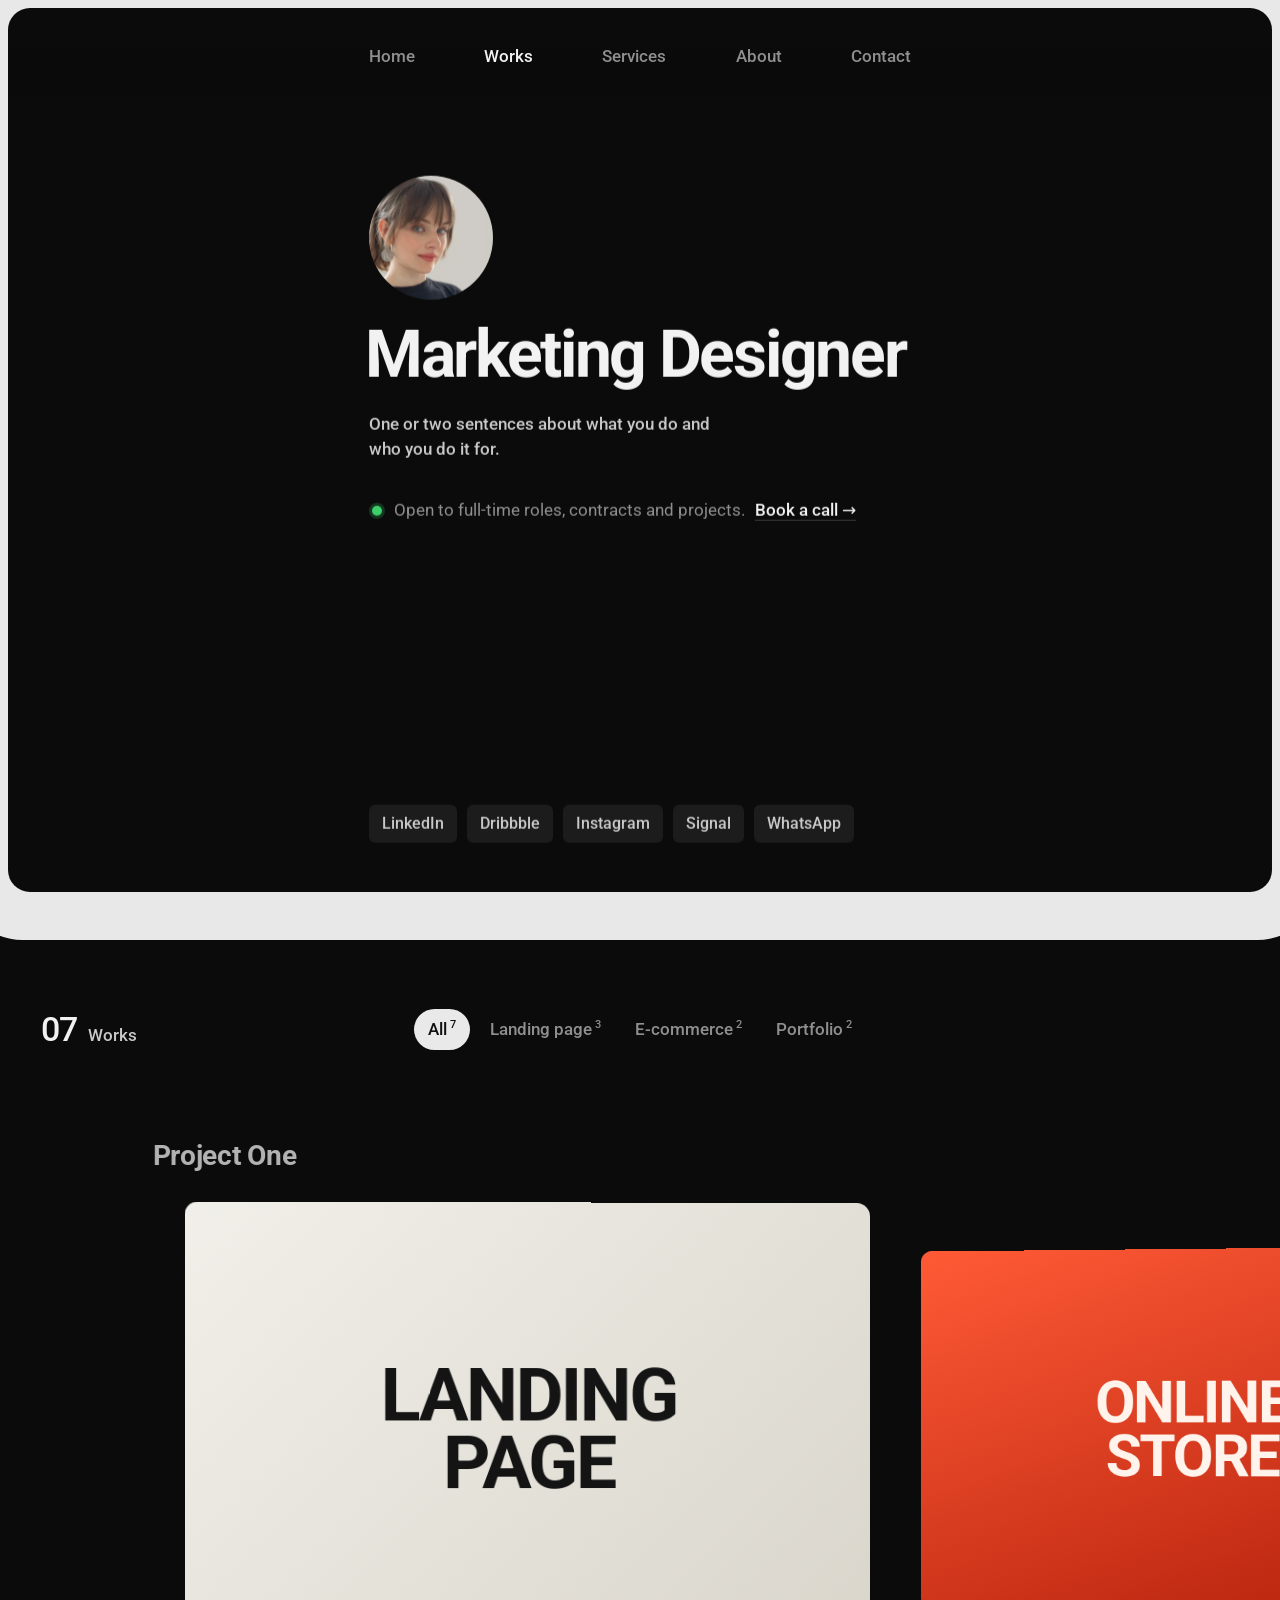
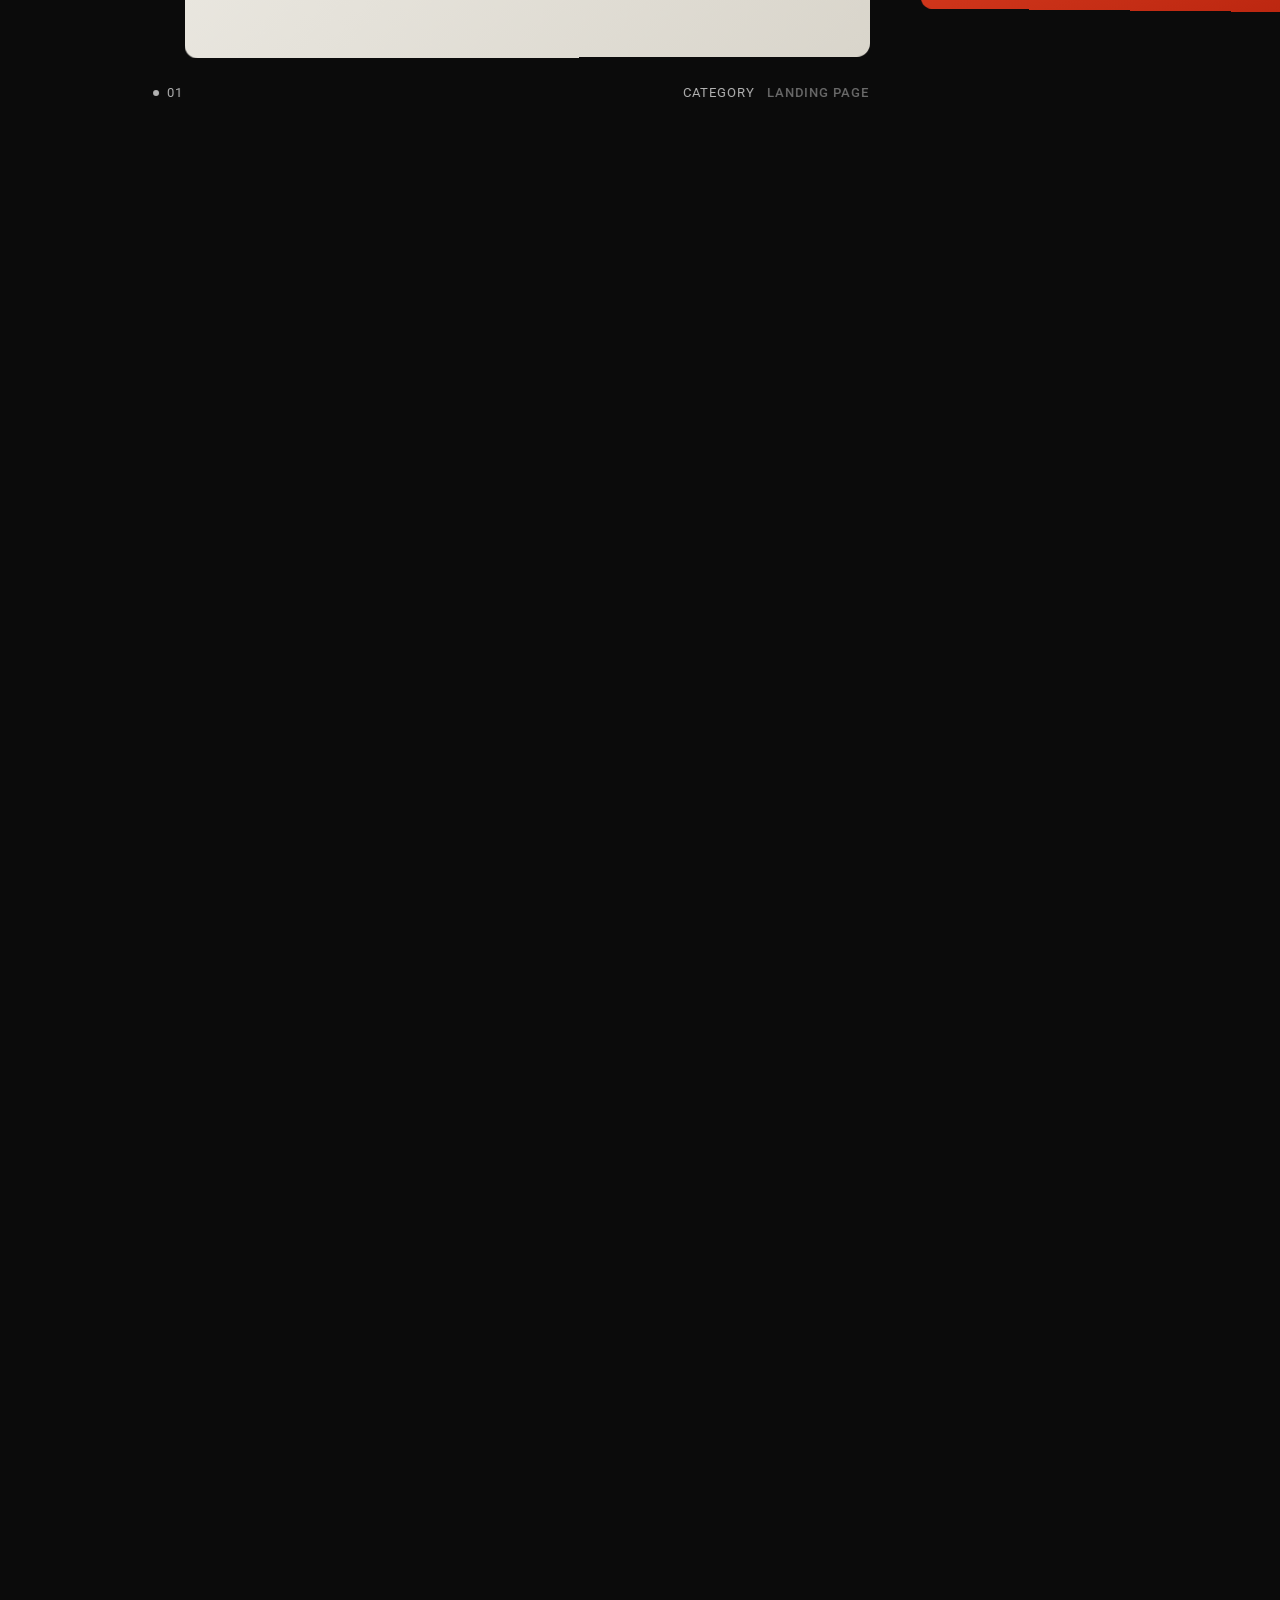
<file: index.html>
<!doctype html>
<html lang="en">
<head>
  <meta charset="utf-8">
  <meta name="viewport" content="width=device-width, initial-scale=1">
  <title>Your Name — Marketing Designer</title>
  <meta name="description" content="Portfolio of a marketing designer.">
  <link rel="preconnect" href="https://fonts.googleapis.com">
  <link rel="preconnect" href="https://fonts.gstatic.com" crossorigin>
  <link href="https://fonts.googleapis.com/css2?family=Roboto:wght@400;500;700&display=swap" rel="stylesheet">
  <link rel="stylesheet" href="styles.css?v=202611281530">
</head>
<body>
  <!--
    PLACEHOLDERS: everything marked with data-placeholder should be replaced
    with your own content (name, photo, text, links, works).
  -->

  <header class="topbar">
    <nav class="nav" aria-label="Main">
      <a href="#top" class="nav__link is-active" aria-current="page">Home</a>
      <a href="#works" class="nav__link">Works</a>
      <a href="services.html" class="nav__link">Services</a>
      <a href="about.html" class="nav__link">About</a>
      <a href="contact.html" class="nav__link">Contact</a>
    </nav>
  </header>

  <main>
    <section class="hero" id="top">
      <div class="hero__inner">
        <div class="avatar"><img src="assets/avatar.webp" alt="Portrait of the designer" width="124" height="124" decoding="async" fetchpriority="high"></div>

        <h1 class="hero__title">
          <span class="hero__title-text">Marketing Designer</span>
        </h1>

        <div class="hero__bio" data-placeholder>
          <p>One or two sentences about what you do and who you do it for.</p>
        </div>

        <p class="hero__status">
          <span class="status-dot" aria-hidden="true"></span>
          <span class="hero__status-text">Open to full-time roles, contracts and projects.</span>
          <a href="contact.html" class="cta">Book a call <span aria-hidden="true">→</span></a>
        </p>

        <ul class="socials" data-placeholder>
          <li><a href="#">LinkedIn<svg class="ico" viewBox="0 0 24 24" aria-hidden="true"><path d="M20.447 20.452h-3.554v-5.569c0-1.328-.027-3.037-1.852-3.037-1.853 0-2.136 1.445-2.136 2.939v5.667H9.351V9h3.414v1.561h.046c.477-.9 1.637-1.85 3.37-1.85 3.601 0 4.267 2.37 4.267 5.455v6.286zM5.337 7.433c-1.144 0-2.063-.926-2.063-2.065 0-1.138.92-2.063 2.063-2.063 1.14 0 2.064.925 2.064 2.063 0 1.139-.925 2.065-2.064 2.065zm1.782 13.019H3.555V9h3.564v11.452zM22.225 0H1.771C.792 0 0 .774 0 1.729v20.542C0 23.227.792 24 1.771 24h20.451C23.2 24 24 23.227 24 22.271V1.729C24 .774 23.2 0 22.222 0h.003z"/></svg></a></li>
          <li><a href="#">Dribbble<svg class="ico" viewBox="0 0 24 24" aria-hidden="true"><path d="M12 24C5.385 24 0 18.615 0 12S5.385 0 12 0s12 5.385 12 12-5.385 12-12 12zm10.12-10.358c-.35-.11-3.17-.953-6.384-.438 1.34 3.684 1.887 6.684 1.992 7.308 2.3-1.555 3.936-4.02 4.395-6.87zm-6.115 7.808c-.153-.9-.75-4.032-2.19-7.77l-.066.02c-5.79 2.015-7.86 6.025-8.04 6.4 1.73 1.358 3.92 2.166 6.29 2.166 1.42 0 2.77-.29 4-.814zm-11.62-2.58c.232-.4 3.045-5.055 8.332-6.765.135-.045.27-.084.405-.12-.26-.585-.54-1.167-.832-1.74C7.17 11.775 2.206 11.71 1.756 11.7l-.004.312c0 2.633.998 5.037 2.634 6.855zm-2.42-8.955c.46.008 4.683.026 9.477-1.248-1.698-3.018-3.53-5.558-3.8-5.928-2.868 1.35-5.01 3.99-5.676 7.17zM9.6 2.052c.282.38 2.145 2.914 3.822 6 3.645-1.365 5.19-3.44 5.373-3.702-1.81-1.61-4.19-2.586-6.795-2.586-.825 0-1.63.1-2.4.285zm10.335 3.483c-.218.29-1.935 2.493-5.724 4.04.24.49.47.985.68 1.486.08.18.15.36.22.53 3.41-.43 6.8.26 7.14.33-.02-2.42-.88-4.64-2.31-6.38z"/></svg></a></li>
          <li><a href="#" data-placeholder>Instagram<svg class="ico" viewBox="0 0 24 24" aria-hidden="true"><path d="M12 0C8.74 0 8.333.015 7.053.072 5.775.132 4.905.333 4.14.63c-.789.306-1.459.717-2.126 1.384S.935 3.35.63 4.14C.333 4.905.131 5.775.072 7.053.012 8.333 0 8.74 0 12s.015 3.667.072 4.947c.06 1.277.261 2.148.558 2.913.306.788.717 1.459 1.384 2.126.667.666 1.336 1.079 2.126 1.384.766.296 1.636.499 2.913.558C8.333 23.988 8.74 24 12 24s3.667-.015 4.947-.072c1.277-.06 2.148-.262 2.913-.558.788-.306 1.459-.718 2.126-1.384.666-.667 1.079-1.335 1.384-2.126.296-.765.499-1.636.558-2.913.06-1.28.072-1.687.072-4.947s-.015-3.667-.072-4.947c-.06-1.277-.262-2.149-.558-2.913-.306-.789-.718-1.459-1.384-2.126C21.319 1.347 20.651.935 19.86.63c-.765-.297-1.636-.499-2.913-.558C15.667.012 15.26 0 12 0zm0 2.16c3.203 0 3.585.016 4.85.071 1.17.055 1.805.249 2.227.415.562.217.96.477 1.382.896.419.42.679.819.896 1.381.164.422.36 1.057.413 2.227.057 1.266.07 1.646.07 4.85s-.015 3.585-.074 4.85c-.061 1.17-.256 1.805-.421 2.227-.224.562-.479.96-.899 1.382-.419.419-.824.679-1.38.896-.42.164-1.065.36-2.235.413-1.274.057-1.649.07-4.859.07-3.211 0-3.586-.015-4.859-.074-1.171-.061-1.816-.256-2.236-.421-.569-.224-.96-.479-1.379-.899-.421-.419-.69-.824-.9-1.38-.165-.42-.359-1.065-.42-2.235-.045-1.26-.061-1.649-.061-4.844 0-3.196.016-3.586.061-4.861.061-1.17.255-1.814.42-2.234.21-.57.479-.96.9-1.381.419-.419.81-.689 1.379-.898.42-.166 1.051-.361 2.221-.421 1.275-.045 1.65-.06 4.859-.06l.045.03zm0 3.678c-3.405 0-6.162 2.76-6.162 6.162 0 3.405 2.76 6.162 6.162 6.162 3.405 0 6.162-2.76 6.162-6.162 0-3.405-2.76-6.162-6.162-6.162zM12 16c-2.21 0-4-1.79-4-4s1.79-4 4-4 4 1.79 4 4-1.79 4-4 4zm7.846-10.405c0 .795-.646 1.44-1.44 1.44-.795 0-1.44-.646-1.44-1.44 0-.794.646-1.439 1.44-1.439.793-.001 1.44.645 1.44 1.439z"/></svg></a></li>
          <li><a href="#" data-placeholder>Signal<svg class="ico" viewBox="0 0 24 24" aria-hidden="true"><path d="m9.12.35.27 1.09a10.845 10.845 0 0 0-3.015 1.248l-.578-.964A11.955 11.955 0 0 1 9.12.35zm5.76 0-.27 1.09a10.845 10.845 0 0 1 3.015 1.248l.581-.964A11.955 11.955 0 0 0 14.88.35zM1.725 5.797A11.955 11.955 0 0 0 .351 9.119l1.09.27A10.845 10.845 0 0 1 2.69 6.374zm-.6 6.202a10.856 10.856 0 0 1 .122-1.63l-1.112-.168a12.043 12.043 0 0 0 0 3.596l1.112-.169A10.856 10.856 0 0 1 1.125 12zm17.078 10.275-.578-.964a10.845 10.845 0 0 1-3.011 1.247l.27 1.091a11.955 11.955 0 0 0 3.319-1.374zM22.875 12a10.856 10.856 0 0 1-.122 1.63l1.112.168a12.043 12.043 0 0 0 0-3.596l-1.112.169a10.856 10.856 0 0 1 .122 1.63zm.774 2.88-1.09-.27a10.845 10.845 0 0 1-1.248 3.015l.964.581a11.955 11.955 0 0 0 1.374-3.326zm-10.02 7.875a10.952 10.952 0 0 1-3.258 0l-.17 1.112a12.043 12.043 0 0 0 3.597 0zm7.125-4.303a10.914 10.914 0 0 1-2.304 2.302l.668.906a12.019 12.019 0 0 0 2.542-2.535zM18.45 3.245a10.914 10.914 0 0 1 2.304 2.304l.906-.675a12.019 12.019 0 0 0-2.535-2.535zM3.246 5.549A10.914 10.914 0 0 1 5.55 3.245l-.675-.906A12.019 12.019 0 0 0 2.34 4.874zm19.029.248-.964.577a10.845 10.845 0 0 1 1.247 3.011l1.091-.27a11.955 11.955 0 0 0-1.374-3.318zM10.371 1.246a10.952 10.952 0 0 1 3.258 0L13.8.134a12.043 12.043 0 0 0-3.597 0zM3.823 21.957 1.5 22.5l.542-2.323-1.095-.257-.542 2.323a1.125 1.125 0 0 0 1.352 1.352l2.321-.532zm-2.642-3.041 1.095.255.375-1.61a10.828 10.828 0 0 1-1.21-2.952l-1.09.27a11.91 11.91 0 0 0 1.106 2.852zm5.25 2.437-1.61.375.255 1.095 1.185-.275a11.91 11.91 0 0 0 2.851 1.106l.27-1.091a10.828 10.828 0 0 1-2.943-1.217zM12 2.25a9.75 9.75 0 0 0-8.25 14.938l-.938 4 4-.938A9.75 9.75 0 1 0 12 2.25z"/></svg></a></li>
          <li><a href="#" data-placeholder>WhatsApp<svg class="ico" viewBox="0 0 24 24" aria-hidden="true"><path d="M17.472 14.382c-.297-.149-1.758-.867-2.03-.967-.273-.099-.471-.148-.67.15-.197.297-.767.966-.94 1.164-.173.199-.347.223-.644.075-.297-.15-1.255-.463-2.39-1.475-.883-.788-1.48-1.761-1.653-2.059-.173-.297-.018-.458.13-.606.134-.133.298-.347.446-.52.149-.174.198-.298.298-.497.099-.198.05-.371-.025-.52-.075-.149-.669-1.612-.916-2.207-.242-.579-.487-.5-.669-.51-.173-.008-.371-.01-.57-.01-.198 0-.52.074-.792.372-.272.297-1.04 1.016-1.04 2.479 0 1.462 1.065 2.875 1.213 3.074.149.198 2.096 3.2 5.077 4.487.709.306 1.262.489 1.694.625.712.227 1.36.195 1.871.118.571-.085 1.758-.719 2.006-1.413.248-.694.248-1.289.173-1.413-.074-.124-.272-.198-.57-.347m-5.421 7.403h-.004a9.87 9.87 0 01-5.031-1.378l-.361-.214-3.741.982.998-3.648-.235-.374a9.86 9.86 0 01-1.51-5.26c.001-5.45 4.436-9.884 9.888-9.884 2.64 0 5.122 1.03 6.988 2.898a9.825 9.825 0 012.893 6.994c-.003 5.45-4.437 9.884-9.885 9.884m8.413-18.297A11.815 11.815 0 0012.05 0C5.495 0 .16 5.335.157 11.892c0 2.096.547 4.142 1.588 5.945L.057 24l6.305-1.654a11.882 11.882 0 005.683 1.448h.005c6.554 0 11.89-5.335 11.893-11.893a11.821 11.821 0 00-3.48-8.413Z"/></svg></a></li>
        </ul>
      </div>
    </section>

    <section class="works" id="works" aria-labelledby="works-title">
      <div class="works__head">
        <h2 class="works__count" id="works-title"><span class="works__num">07</span> Works</h2>
        <div class="filters" role="group" aria-label="Filter works">
          <button type="button" class="filter is-active" data-filter="all">All<sup></sup></button>
          <button type="button" class="filter" data-filter="landing">Landing page<sup></sup></button>
          <button type="button" class="filter" data-filter="ecommerce">E-commerce<sup></sup></button>
          <button type="button" class="filter" data-filter="portfolio">Portfolio<sup></sup></button>
        </div>
      </div>

      <!-- PLACEHOLDER WORKS: replace titles, categories and the .work__art blocks with your images -->
      <div class="works__viewport">
        <ol class="works__track" data-placeholder>
          <li class="work" data-cat="landing">
            <h3 class="work__title">Project One</h3>
            <a href="#" class="work__media"><div class="work__art art-1"><span>Landing<br>Page</span></div></a>
            <p class="work__meta"><span class="work__idx">01</span><span class="work__cat">Category <b>Landing page</b></span></p>
          </li>
          <li class="work" data-cat="ecommerce">
            <h3 class="work__title">Project Two</h3>
            <a href="#" class="work__media"><div class="work__art art-2"><span>Online<br>Store</span></div></a>
            <p class="work__meta"><span class="work__idx">02</span><span class="work__cat">Category <b>E-commerce</b></span></p>
          </li>
          <li class="work" data-cat="portfolio">
            <h3 class="work__title">Project Three</h3>
            <a href="#" class="work__media"><div class="work__art art-3"><span>Portfolio<br>Site</span></div></a>
            <p class="work__meta"><span class="work__idx">03</span><span class="work__cat">Category <b>Portfolio</b></span></p>
          </li>
          <li class="work" data-cat="landing">
            <h3 class="work__title">Project Four</h3>
            <a href="#" class="work__media"><div class="work__art art-4"><span>Product<br>Launch</span></div></a>
            <p class="work__meta"><span class="work__idx">04</span><span class="work__cat">Category <b>Landing page</b></span></p>
          </li>
          <li class="work" data-cat="ecommerce">
            <h3 class="work__title">Project Five</h3>
            <a href="#" class="work__media"><div class="work__art art-5"><span>Shop<br>Redesign</span></div></a>
            <p class="work__meta"><span class="work__idx">05</span><span class="work__cat">Category <b>E-commerce</b></span></p>
          </li>
          <li class="work" data-cat="portfolio">
            <h3 class="work__title">Project Six</h3>
            <a href="#" class="work__media"><div class="work__art art-6"><span>Creator<br>Portfolio</span></div></a>
            <p class="work__meta"><span class="work__idx">06</span><span class="work__cat">Category <b>Portfolio</b></span></p>
          </li>
          <li class="work" data-cat="landing">
            <h3 class="work__title">Project Seven</h3>
            <a href="#" class="work__media"><div class="work__art art-7"><span>Event<br>Page</span></div></a>
            <p class="work__meta"><span class="work__idx">07</span><span class="work__cat">Category <b>Landing page</b></span></p>
          </li>
        </ol>
      </div>
    </section>
  </main>


  <script src="vendor/gsap.min.js"></script>
  <script src="vendor/ScrollTrigger.min.js"></script>
  <script src="main.js?v=202611281530"></script>
</body>
</html>
</file>
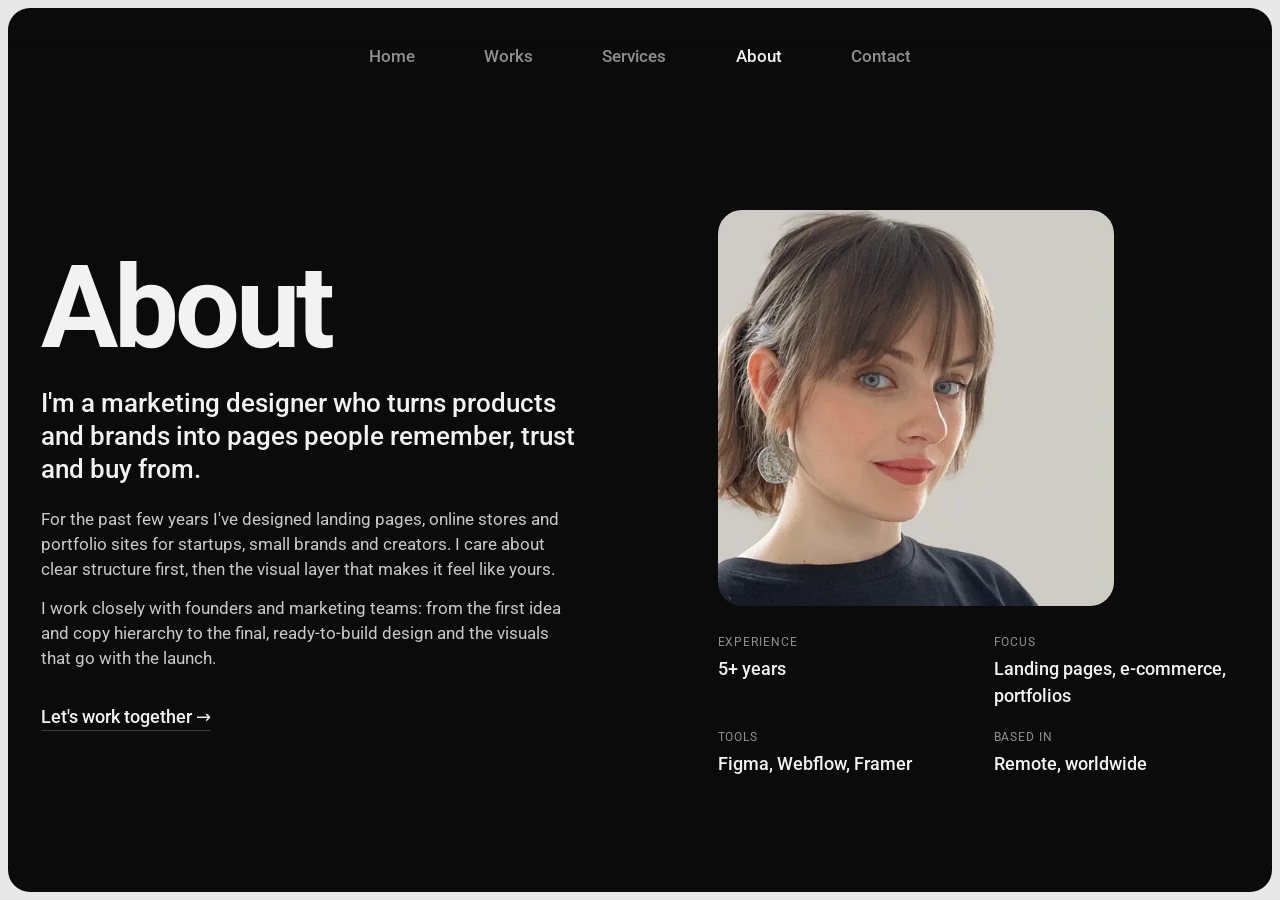
<file: about.html>
<!doctype html>
<html lang="en">
<head>
  <meta charset="utf-8">
  <meta name="viewport" content="width=device-width, initial-scale=1">
  <title>About — Your Name, Marketing Designer</title>
  <meta name="description" content="About the designer: background, focus and how I work.">
  <link rel="preconnect" href="https://fonts.googleapis.com">
  <link rel="preconnect" href="https://fonts.gstatic.com" crossorigin>
  <link href="https://fonts.googleapis.com/css2?family=Roboto:wght@400;500;700&display=swap" rel="stylesheet">
  <link rel="stylesheet" href="styles.css?v=202611281530">
</head>
<body class="is-fit">
  <!-- PLACEHOLDERS: all text marked with data-placeholder is sample copy. Replace it with your own story. -->

  <header class="topbar">
    <nav class="nav" aria-label="Main">
      <a href="index.html#top" class="nav__link">Home</a>
      <a href="index.html#works" class="nav__link">Works</a>
      <a href="services.html" class="nav__link">Services</a>
      <a href="about.html" class="nav__link is-active" aria-current="page">About</a>
      <a href="contact.html" class="nav__link">Contact</a>
    </nav>
  </header>

  <main class="about">
    <div class="about__text">
      <h1 class="about__title">About</h1>
      <p class="about__lead" data-placeholder>I'm a marketing designer who turns products and brands into pages people remember, trust and buy from.</p>
      <div class="about__body" data-placeholder>
        <p>For the past few years I've designed landing pages, online stores and portfolio sites for startups, small brands and creators. I care about clear structure first, then the visual layer that makes it feel like yours.</p>
        <p>I work closely with founders and marketing teams: from the first idea and copy hierarchy to the final, ready-to-build design and the visuals that go with the launch.</p>
      </div>
      <a href="contact.html" class="cta about__cta">Let's work together <span aria-hidden="true">→</span></a>
    </div>

    <div class="about__side">
      <div class="about__photo"><img src="assets/avatar.webp" alt="Portrait of the designer" width="512" height="512"></div>
      <dl class="about__facts" data-placeholder>
        <div><dt>Experience</dt><dd>5+ years</dd></div>
        <div><dt>Focus</dt><dd>Landing pages, e-commerce, portfolios</dd></div>
        <div><dt>Tools</dt><dd>Figma, Webflow, Framer</dd></div>
        <div><dt>Based in</dt><dd>Remote, worldwide</dd></div>
      </dl>
    </div>
  </main>

  <footer class="footer">
    <p>© 2026 <span data-placeholder>Your Name</span></p>
    <a href="index.html#top">Back to home ↑</a>
  </footer>
</body>
</html>
</file>
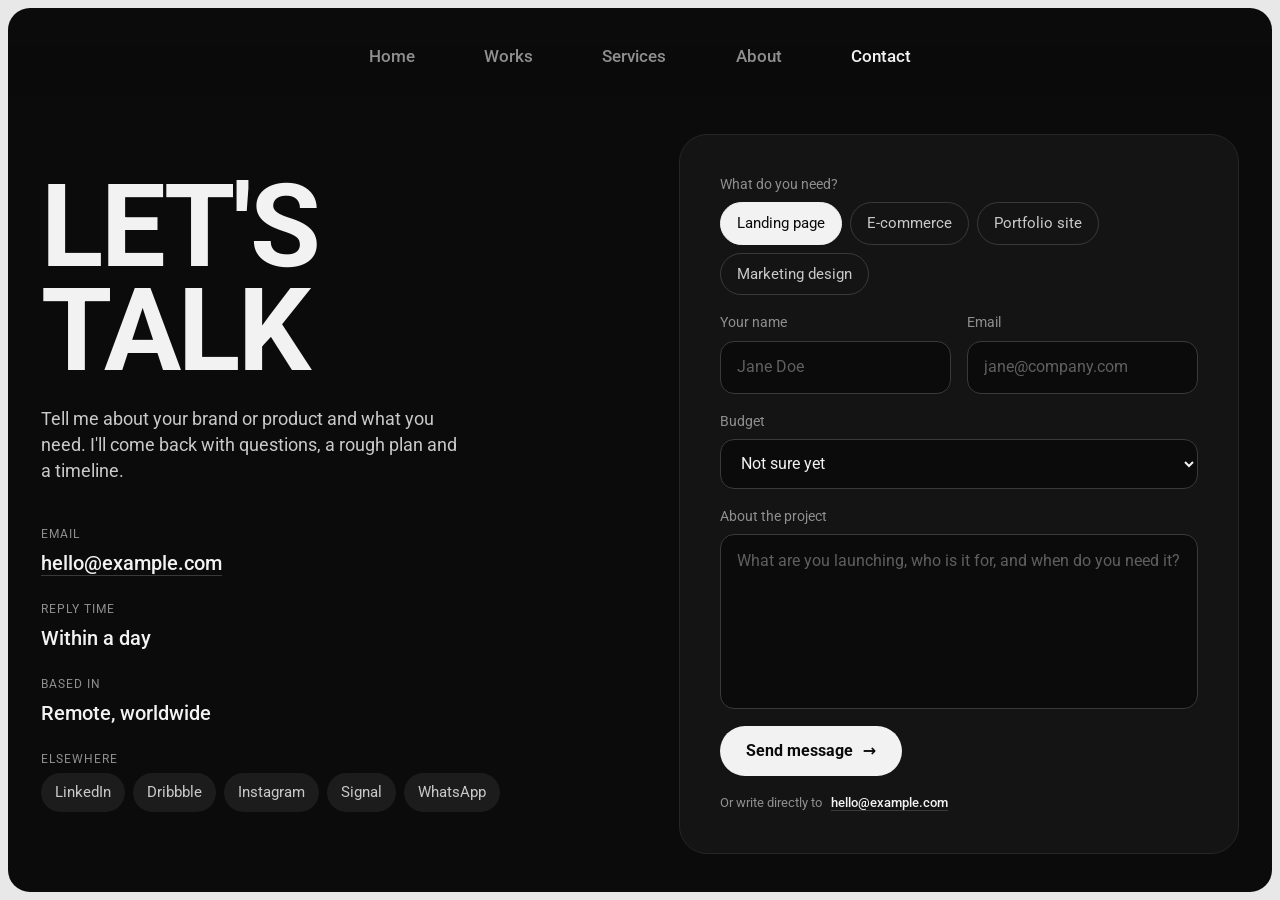
<file: contact.html>
<!doctype html>
<html lang="en">
<head>
  <meta charset="utf-8">
  <meta name="viewport" content="width=device-width, initial-scale=1">
  <title>Contact — Your Name, Marketing Designer</title>
  <meta name="description" content="Get in touch about a landing page, e-commerce, portfolio or marketing design project.">
  <link rel="preconnect" href="https://fonts.googleapis.com">
  <link rel="preconnect" href="https://fonts.gstatic.com" crossorigin>
  <link href="https://fonts.googleapis.com/css2?family=Roboto:wght@400;500;700&display=swap" rel="stylesheet">
  <link rel="stylesheet" href="styles.css?v=202611281530">
</head>
<body class="is-fit">
  <!--
    PLACEHOLDERS: everything marked with data-placeholder (email, socials,
    location, response time) should be replaced with your own details.
    The form does not send anywhere yet: connect it to a form service
    (e.g. Formspree, Netlify Forms) by setting the form's action.
  -->

  <header class="topbar">
    <nav class="nav" aria-label="Main">
      <a href="index.html#top" class="nav__link">Home</a>
      <a href="index.html#works" class="nav__link">Works</a>
      <a href="services.html" class="nav__link">Services</a>
      <a href="about.html" class="nav__link">About</a>
      <a href="contact.html" class="nav__link is-active" aria-current="page">Contact</a>
    </nav>
  </header>

  <main class="contact">
    <div class="contact__intro">
      <h1 class="contact__title">Let's <br>talk</h1>
      <p class="contact__lead">Tell me about your brand or product and what you need. I'll come back with questions, a rough plan and a timeline.</p>

      <ul class="contact__list">
        <li>
          <span class="contact__label">Email</span>
          <a href="mailto:hello@example.com" class="contact__value" data-placeholder>hello@example.com</a>
        </li>
        <li>
          <span class="contact__label">Reply time</span>
          <span class="contact__value" data-placeholder>Within a day</span>
        </li>
        <li>
          <span class="contact__label">Based in</span>
          <span class="contact__value" data-placeholder>Remote, worldwide</span>
        </li>
        <li>
          <span class="contact__label">Elsewhere</span>
          <div class="contact__socials" data-placeholder>
            <a href="#">LinkedIn</a>
            <a href="#">Dribbble</a>
            <a href="#">Instagram</a>
            <a href="#">Signal</a>
            <a href="#">WhatsApp</a>
          </div>
        </li>
      </ul>
    </div>

    <!-- FORM ENDPOINT: put your Formspree form id into the action below (e.g. https://formspree.io/f/abcdwxyz).
         Until then the form opens the visitor's email app instead. -->
    <form class="form" id="form" action="https://formspree.io/f/myewvleo" method="post" novalidate>
      <input type="text" name="_gotcha" tabindex="-1" autocomplete="off" aria-hidden="true" style="position:absolute;left:-9999px">
      <input type="hidden" name="_subject" value="New enquiry from the portfolio site">
      <fieldset class="chips">
        <legend>What do you need?</legend>
        <label class="chip"><input type="radio" name="service" value="landing" checked><span>Landing page</span></label>
        <label class="chip"><input type="radio" name="service" value="ecommerce"><span>E-commerce</span></label>
        <label class="chip"><input type="radio" name="service" value="portfolio"><span>Portfolio site</span></label>
        <label class="chip"><input type="radio" name="service" value="marketing"><span>Marketing design</span></label>
      </fieldset>

      <div class="form__row">
        <div class="field">
          <label for="f-name">Your name</label>
          <input id="f-name" name="name" type="text" autocomplete="name" placeholder="Jane Doe" required>
        </div>
        <div class="field">
          <label for="f-email">Email</label>
          <input id="f-email" name="email" type="email" autocomplete="email" placeholder="jane@company.com" required>
        </div>
      </div>

      <div class="field">
        <label for="f-budget">Budget</label>
        <select id="f-budget" name="budget" data-placeholder>
          <option value="">Not sure yet</option>
          <option>Under $1,000</option>
          <option>$1,000 – $3,000</option>
          <option>$3,000 – $6,000</option>
          <option>$6,000+</option>
        </select>
      </div>

      <div class="field">
        <label for="f-msg">About the project</label>
        <textarea id="f-msg" name="message" placeholder="What are you launching, who is it for, and when do you need it?" required></textarea>
      </div>

      <button class="form__submit" type="submit">Send message <span aria-hidden="true">→</span></button>
      <p class="form__error" role="alert" hidden>Something went wrong. Please try again or email me directly.</p>
      <p class="form__note">Or write directly to <a href="mailto:hello@example.com" class="cta" data-placeholder>hello@example.com</a></p>

      <div class="form__done" role="status" aria-live="polite">
        <h2>Thanks!</h2>
        <p>Your message is on its way. I'll get back to you <span data-placeholder>within a day</span>.</p>
      </div>
    </form>
  </main>

  <footer class="footer">
    <p>© 2026 <span data-placeholder>Your Name</span></p>
    <a href="index.html#top">Back to home ↑</a>
  </footer>

  <script src="contact.js?v=202611281530"></script>
</body>
</html>
</file>
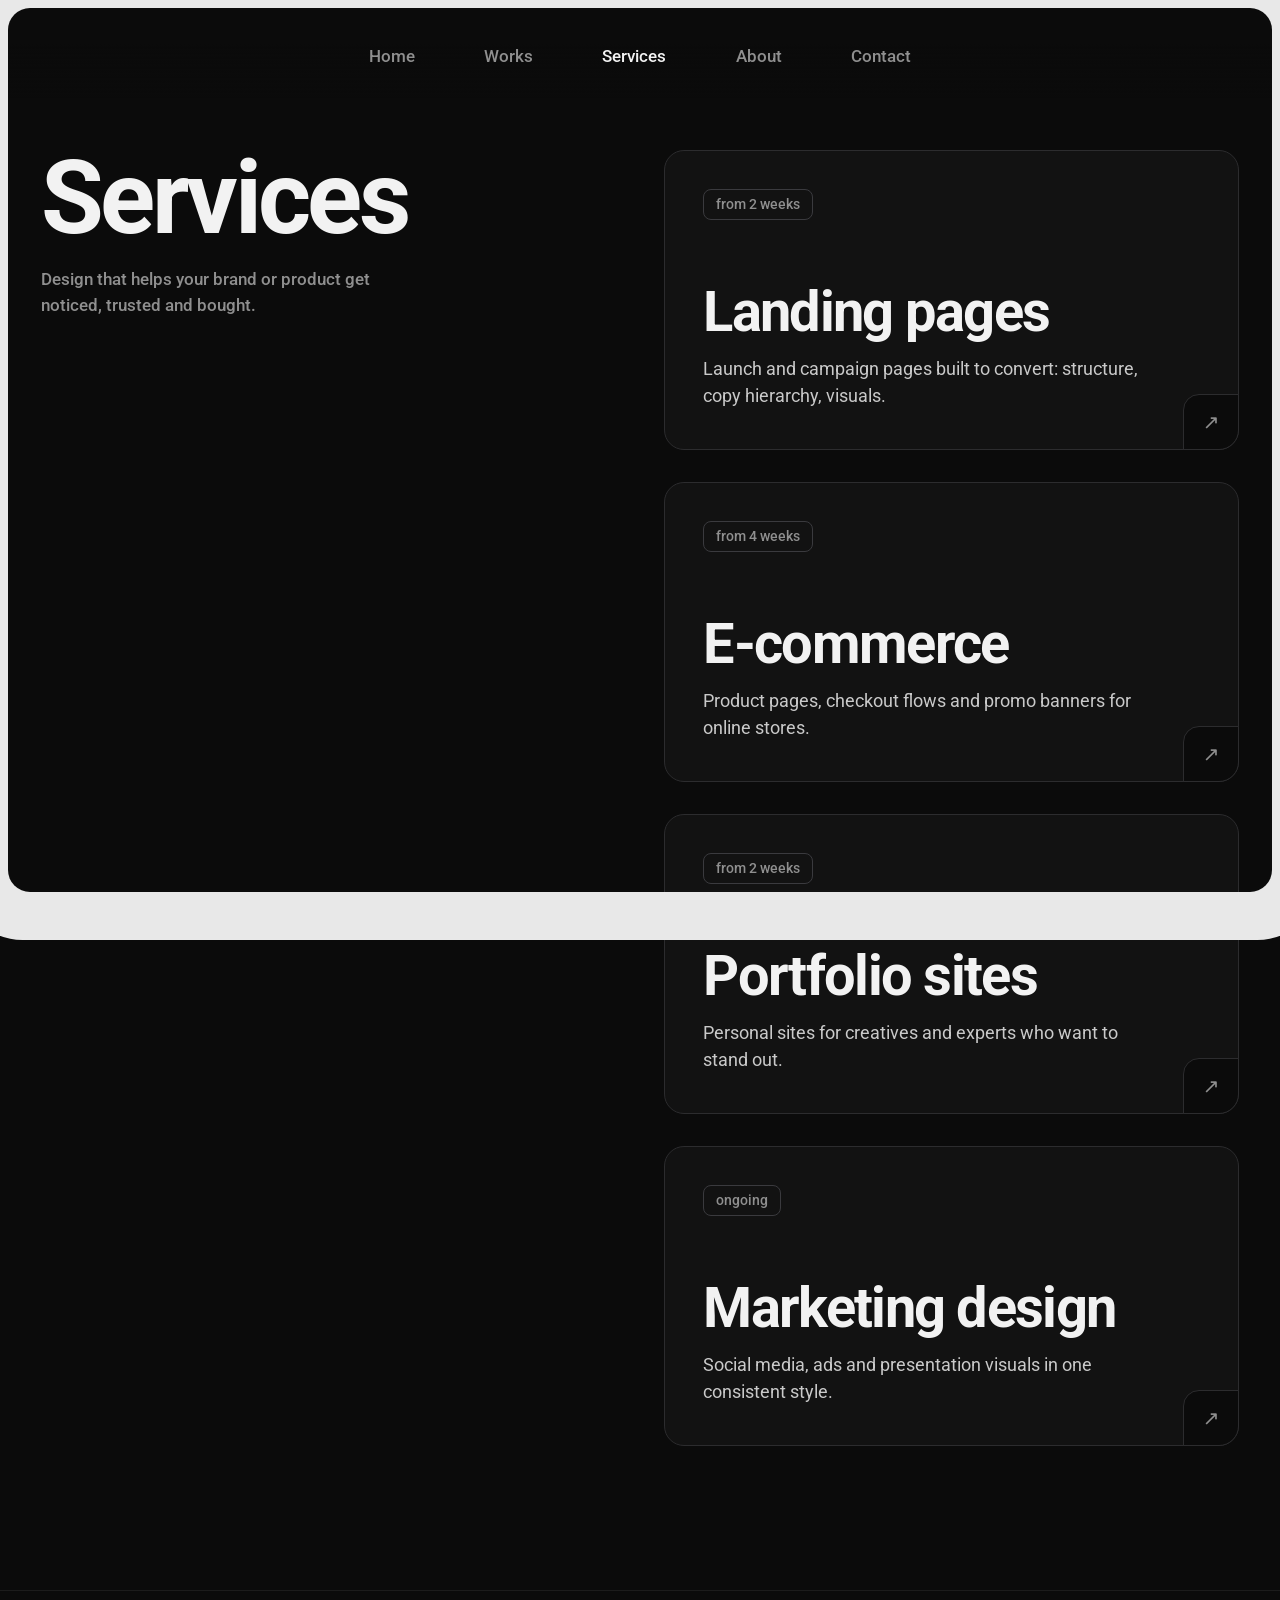
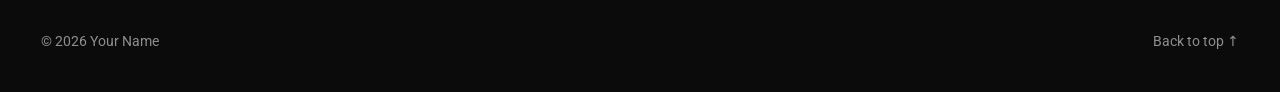
<file: services.html>
<!doctype html>
<html lang="en">
<head>
  <meta charset="utf-8">
  <meta name="viewport" content="width=device-width, initial-scale=1">
  <title>Services — Your Name, Marketing Designer</title>
  <meta name="description" content="Landing pages, e-commerce, portfolio sites and marketing design.">
  <link rel="preconnect" href="https://fonts.googleapis.com">
  <link rel="preconnect" href="https://fonts.gstatic.com" crossorigin>
  <link href="https://fonts.googleapis.com/css2?family=Roboto:wght@400;500;700&display=swap" rel="stylesheet">
  <link rel="stylesheet" href="styles.css?v=202611281530">
</head>
<body>
  <!-- PLACEHOLDERS: everything marked with data-placeholder should be replaced with your own content. -->

    <header class="topbar">
    <nav class="nav" aria-label="Main">
      <a href="index.html#top" class="nav__link">Home</a>
      <a href="index.html#works" class="nav__link">Works</a>
      <a href="services.html" class="nav__link is-active" aria-current="page">Services</a>
      <a href="about.html" class="nav__link">About</a>
      <a href="contact.html" class="nav__link">Contact</a>
    </nav>
  </header>

  <main>
    <section class="services services--page" id="services" aria-labelledby="services-title">
      <div class="services__aside">
        <h1 class="services__title" id="services-title">Services</h1>
        <p class="services__lead">Design that helps your brand or product get noticed, trusted and bought.</p>
      </div>


      <!-- PLACEHOLDER SERVICES: edit labels, titles and descriptions -->
      <ol class="services__list" data-placeholder>
        <li class="service">
          <span class="service__pill">from 2 weeks</span>
          <h3 class="service__name">Landing pages</h3>
          <p class="service__desc">Launch and campaign pages built to convert: structure, copy hierarchy, visuals.</p>
          <a href="contact.html?service=landing" class="service__go" aria-label="Ask about landing pages">↗</a>
        </li>
        <li class="service">
          <span class="service__pill">from 4 weeks</span>
          <h3 class="service__name">E-commerce</h3>
          <p class="service__desc">Product pages, checkout flows and promo banners for online stores.</p>
          <a href="contact.html?service=ecommerce" class="service__go" aria-label="Ask about e-commerce design">↗</a>
        </li>
        <li class="service">
          <span class="service__pill">from 2 weeks</span>
          <h3 class="service__name">Portfolio sites</h3>
          <p class="service__desc">Personal sites for creatives and experts who want to stand out.</p>
          <a href="contact.html?service=portfolio" class="service__go" aria-label="Ask about portfolio sites">↗</a>
        </li>
        <li class="service">
          <span class="service__pill">ongoing</span>
          <h3 class="service__name">Marketing design</h3>
          <p class="service__desc">Social media, ads and presentation visuals in one consistent style.</p>
          <a href="contact.html?service=marketing" class="service__go" aria-label="Ask about marketing design">↗</a>
        </li>
      </ol>
    </section>
  </main>

  <footer class="footer">
    <p>© 2026 <span data-placeholder>Your Name</span></p>
    <a href="#">Back to top ↑</a>
  </footer>

  <script src="services.js?v=202611281530"></script>
</body>
</html>
</file>
<file: styles.css>
/* Layout: fixed centered nav; full-height hero that slides up + blurs on scroll;
   pinned works gallery that scrolls horizontally. */
:root {
  --bg: #0b0b0b;
  --surface: #1c1c1c;
  --surface-hover: #262626;
  --text: #f2f2f2;
  --text-muted: #8f8f8f;
  --text-soft: #c9c9c9;
  --line: #3a3a3a;
  --ok: #3ccf6a;

  --font-body: "Roboto", system-ui, -apple-system, "Segoe UI", sans-serif;
  --font-display: "Roboto", system-ui, sans-serif;
  --font-mono: "Roboto", system-ui, sans-serif;

  --gutter: clamp(16px, 3.2vw, 64px);
  /* Hero column = exactly the width of the "Marketing Designer" headline,
     so the nav and every hero element share the same left and right edges. */
  --title-size: clamp(44px, 6.2vw, 66px);
  --content: calc(var(--title-size) * 8.21);
  --nav-h: 96px;

  /* works card size */
  --card-w: min(56vw, 840px);
  --card-gap: clamp(24px, 4vw, 64px);
}

*, *::before, *::after { box-sizing: border-box; }
html { -webkit-text-size-adjust: 100%; }
body {
  margin: 0;
  background: var(--bg);
  color: var(--text);
  font-family: var(--font-body);
  font-size: 16px;
  line-height: 1.5;
  -webkit-font-smoothing: antialiased;
  overflow-x: hidden;
}
a { color: inherit; text-decoration: none; }
button { font: inherit; color: inherit; cursor: pointer; }
h1, h2, h3, p, ol, ul { margin: 0; }
:focus-visible { outline: 2px solid var(--text); outline-offset: 3px; border-radius: 6px; }

/* ---------- Top bar ---------- */
.topbar {
  position: fixed;
  inset: 0 0 auto;
  z-index: 20;
  display: flex;
  justify-content: center;
  padding: 36px var(--gutter) 28px;
  background: linear-gradient(to bottom, var(--bg) 45%, rgba(11, 11, 11, 0));
}
/* Nav spans the same centered column as the hero, so both share one axis and edges */
.nav { display: flex; justify-content: space-between; gap: 16px; width: 100%; max-width: var(--content); }
.nav__link {
  color: var(--text-muted);
  font-weight: 500;
  font-size: 17px;
  white-space: nowrap;
  transition: color .2s;
}
.nav__link:hover, .nav__link.is-active { color: var(--text); }

/* ---------- Hero ---------- */
.hero {
  min-height: 100vh;
  min-height: 100svh;
  display: flex;
  justify-content: center;
  padding: calc(var(--nav-h) + clamp(40px, 9vh, 110px)) var(--gutter) 56px;
}
.hero__inner {
  width: 100%;
  max-width: var(--content);
  display: flex;
  flex-direction: column;
  will-change: transform, filter, opacity;
}

.avatar {
  width: 124px;
  height: 124px;
  border-radius: 50%;
  display: grid;
  place-items: center;
  background: radial-gradient(circle at 50% 35%, #5a5a5a, #2a2a2a 70%);
  color: #d8d8d8;
  font-family: var(--font-display);
  font-size: 40px;
  overflow: hidden;
}
.avatar img { display: block; width: 100%; height: 100%; object-fit: cover; }

.hero__title {
  display: flex;
  align-items: flex-end;
  gap: 12px;
  margin-top: 22px;
  font-family: var(--font-display);
  font-weight: 700;
  font-size: var(--title-size);
  line-height: 1;
  letter-spacing: -0.035em;
}

.hero__title-text { margin-left: -0.063em; }   /* optical: cancel the M's side bearing so its ink sits on the column edge */
.hero__bio { margin-top: 24px; max-width: 370px; font-size: 17px; font-weight: 500; line-height: 1.45; color: var(--text-soft); }

.hero__status {
  margin-top: 36px;
  font-size: 17px;
  line-height: 1.6;
}
.status-dot {
  display: inline-block;
  vertical-align: middle;
  position: relative;
  top: -1px;
  width: 10px;
  height: 10px;
  border-radius: 50%;
  background: var(--ok);
  box-shadow: 0 0 0 3px rgba(60, 207, 106, .22);
  margin: 0 8px 0 3px;            /* the 3px glow ring then starts exactly on the column edge */
}
.hero__status-text { color: var(--text-muted); }
.cta {
  margin-left: 6px;
  white-space: nowrap;
  font-weight: 500;
  color: var(--text);
  border-bottom: 1px solid var(--line);
  transition: border-color .2s;
}
.cta:hover { border-color: var(--text); }

.socials {
  display: flex;
  flex-wrap: wrap;
  gap: 10px;
  margin-top: auto;
  padding: 96px 0 0;
  list-style: none;
}
.socials a {
  display: inline-block;
  padding: 7px 13px;
  border-radius: 6px;
  background: var(--surface);
  font-size: 16px;
  font-weight: 500;
  color: var(--text-soft);
  transition: background .2s, color .2s;
}
.socials a:hover { background: var(--surface-hover); color: var(--text); }

/* Hover: pills lean toward the cursor (main.js) and reveal the network's icon */
.socials a {
  display: inline-flex;
  align-items: center;
  translate: 0 0;
  transition: background .2s, color .2s, translate .3s cubic-bezier(.2, .8, .2, 1);
}
.ico {
  flex: none;
  width: 0;
  height: 14px;
  margin-left: 0;
  opacity: 0;
  fill: currentColor;
  transform: scale(.4) rotate(-20deg);
  transition: width .25s, margin .25s, opacity .2s, transform .35s cubic-bezier(.3, 1.6, .5, 1);
}
.socials a:hover .ico,
.socials a:focus-visible .ico { width: 14px; margin-left: 8px; opacity: 1; transform: none; transition-delay: 0s, 0s, .05s, .05s; }

/* ---------- Works ---------- */
.works {
  position: relative;
  height: 100vh;
  height: 100svh;
  display: flex;
  flex-direction: column;
  padding-top: var(--nav-h);
  overflow: hidden;
}
.works__head {
  display: grid;
  grid-template-columns: 1fr auto 1fr;
  align-items: center;
  gap: 16px;
  padding: 8px var(--gutter) 0;
}
.works__count {
  font-size: 17px;
  font-weight: 500;
  color: var(--text-soft);
  white-space: nowrap;
}
.works__num {
  font-size: 34px;
  font-weight: 500;
  letter-spacing: -0.02em;
  color: var(--text);
  margin-right: 6px;
  font-variant-numeric: tabular-nums;
}

.filters { display: flex; gap: 6px; }
.filter {
  display: inline-flex;
  align-items: flex-start;
  gap: 3px;
  padding: 8px 14px;
  border: 0;
  border-radius: 999px;
  background: transparent;
  color: var(--text-muted);
  font-size: 17px;
  font-weight: 500;
  white-space: nowrap;
  transition: background .2s, color .2s;
}
.filter sup { font-size: 11px; line-height: 1; margin-top: 2px; }
.filter:hover { color: var(--text); }
.filter.is-active { background: #e9e9e9; color: #111; }

.works__viewport {
  flex: 1;
  min-height: 0;
  display: flex;
  align-items: center;
  overflow-x: auto;              /* fallback without JS: native swipe */
  scroll-snap-type: x mandatory;
  scrollbar-width: none;
  padding: clamp(16px, 3vh, 40px) 0 clamp(24px, 5vh, 56px);
}
.works__viewport::-webkit-scrollbar { display: none; }
.is-gsap .works__viewport,
.is-sticky-works .works__viewport { overflow: visible; scroll-snap-type: none; }
.is-sticky-works .works { position: sticky; top: 0; }

.works__track {
  display: flex;
  gap: var(--card-gap);
  list-style: none;
  padding: 0 calc((100vw - var(--card-w)) / 2);
  will-change: transform;
}
.work {
  flex: 0 0 var(--card-w);
  scroll-snap-align: center;
  display: flex;
  flex-direction: column;
  gap: 14px;
}
.work[hidden] { display: none; }
.work__title {
  font-size: clamp(22px, 2.2vw, 30px);
  font-weight: 700;
  letter-spacing: -0.01em;
}
.work__media {
  display: block;
  border-radius: 14px;
  overflow: hidden;
  transform-origin: center center;
  will-change: transform;
}
.work__art {
  /* keep the card inside the viewport height */
  aspect-ratio: 3 / 2;
  max-height: calc(100svh - var(--nav-h) - 240px);
  width: 100%;
  display: grid;
  place-items: center;
  font-family: var(--font-display);
  font-weight: 700;
  font-size: clamp(36px, 6vw, 96px);
  line-height: .92;
  letter-spacing: -0.035em;
  text-align: center;
  text-transform: uppercase;
}
.art-1 { background: linear-gradient(135deg, #f1efe9, #d9d5cb); color: #141414; }
.art-2 { background: linear-gradient(160deg, #ff5a36, #b3200b); color: #fff3ec; }
.art-3 { background: linear-gradient(140deg, #2b48ff, #0e1a7a); color: #e6eaff; }
.art-4 { background: radial-gradient(circle at 30% 30%, #3a3a3a, #111); color: #f2f2f2; }
.art-5 { background: linear-gradient(150deg, #ffd23f, #f29f05); color: #231a00; }
.art-6 { background: linear-gradient(150deg, #18b67b, #0a5c3d); color: #e8fff5; }
.art-7 { background: linear-gradient(150deg, #f5b8d0, #d76a9b); color: #2a0a18; }

.work__meta {
  display: flex;
  justify-content: space-between;
  align-items: center;
  font-family: var(--font-mono);
  font-size: 13px;
  letter-spacing: .08em;
  text-transform: uppercase;
  color: var(--text);
}
.work__idx { display: inline-flex; align-items: center; gap: 8px; }
.work__idx::before { content: ""; width: 6px; height: 6px; border-radius: 50%; background: currentColor; }
.work__cat b { color: var(--text-muted); font-weight: 500; margin-left: .6em; }

/* ---------- Services: sticky heading + cards that stack on scroll ---------- */
.services {
  display: grid;
  grid-template-columns: 1fr 1fr;
  gap: 48px;
  padding: clamp(96px, 14vh, 160px) var(--gutter) clamp(96px, 16vh, 200px);
  max-width: 1440px;
  margin: 0 auto;
}
.services--page { padding-top: calc(var(--nav-h) + clamp(32px, 6vh, 72px)); }
.services__aside {
  grid-column: 1;
  grid-row: 1;
  position: sticky;
  top: calc(var(--nav-h) + 24px);
  align-self: start;
}
.services__title {
  font-family: var(--font-display);
  font-weight: 700;
  font-size: clamp(56px, 8vw, 120px);
  line-height: .95;
  letter-spacing: -0.035em;
}
.services__lead {
  margin-top: 20px;
  max-width: 340px;
  font-size: 17px;
  font-weight: 500;
  color: var(--text-muted);
}
.services__list {
  grid-column: 2;
  grid-row: 1;
  list-style: none;
  padding: 0;
  display: flex;
  flex-direction: column;
  gap: 32px;
}
.service {
  --i: 0;
  position: sticky;
  top: calc(var(--nav-h) + 24px + var(--i) * 22px);
  min-height: 300px;
  padding: clamp(28px, 3vw, 44px);
  padding-right: 88px;
  border: 1px solid #2c2c2e;
  border-radius: 20px;
  background: #121212;
  transform-origin: center top;
  will-change: transform;
}
.service:nth-child(2) { --i: 1; }
.service:nth-child(3) { --i: 2; }
.service:nth-child(4) { --i: 3; }
.service:nth-child(5) { --i: 4; }
.service:nth-child(6) { --i: 5; }
.service > :not(.service__go) { transition: opacity .3s; }
.service.is-covered > :not(.service__go) { opacity: .35; }
.service__pill {
  display: inline-flex;
  padding: 4px 12px;
  border: 1px solid #3a3a3e;
  border-radius: 8px;
  font-size: 14px;
  font-weight: 500;
  color: var(--text-muted);
}
.service__name {
  margin-top: clamp(36px, 5vw, 64px);
  font-family: var(--font-display);
  font-weight: 700;
  font-size: clamp(36px, 4.4vw, 60px);
  line-height: 1;
  letter-spacing: -0.03em;
}
.service__desc {
  margin-top: 14px;
  max-width: 440px;
  font-size: 18px;
  color: var(--text-soft);
}
/* arrow sits in a notch cut into the bottom-right corner */
.service__go {
  position: absolute;
  right: -1px;
  bottom: -1px;
  display: grid;
  place-items: center;
  width: 56px;
  height: 56px;
  border: 1px solid #2c2c2e;
  border-radius: 16px 0 20px 0;
  background: var(--bg);
  font-size: 20px;
  color: var(--text-muted);
  transition: color .2s, background .2s;
}
.service__go:hover, .service:hover .service__go { color: var(--text); background: var(--surface); }

/* ---------- Footer ---------- */
.footer {
  display: flex;
  justify-content: space-between;
  gap: 16px;
  padding: 40px var(--gutter);
  color: var(--text-muted);
  font-size: 14px;
  border-top: 1px solid var(--surface);
}
.footer a:hover { color: var(--text); }

/* ---------- Tablet ---------- */
@media (max-width: 1024px) {
  :root { --card-w: 72vw; }
  .works__head { grid-template-columns: 1fr; justify-items: center; gap: 12px; }
  .works__count { justify-self: start; }
}
@media (max-width: 1024px) and (orientation: portrait) {
  .work__art { aspect-ratio: 4 / 5; }
}

@media (max-width: 900px) {
  .services { grid-template-columns: 1fr; gap: 32px; }
  .services__aside, .services__list { grid-column: 1; grid-row: auto; }
  .services__aside { position: static; }
}

/* ---------- Phone ---------- */
@media (max-width: 640px) {
  .service { min-height: 240px; padding-right: 28px; padding-bottom: 72px; top: calc(var(--nav-h) + 12px + var(--i) * 14px); }
  .service__desc { font-size: 16px; }
  :root { --nav-h: 72px; --card-w: 80vw; --card-gap: 16px; }
  .topbar { padding: 24px var(--gutter) 18px; }
  .nav { overflow-x: auto; scrollbar-width: none; }
  .nav::-webkit-scrollbar { display: none; }
  .nav__link { font-size: 16px; }
  .nav { gap: 18px; }

  .hero { padding-bottom: 32px; }
  .avatar { width: 96px; height: 96px; font-size: 32px; }
  /* phones: headline (and so the column) fills the width between the gutters */
  :root { --title-size: min(calc((100vw - 2 * var(--gutter)) / 8.21), 48px); }
    .hero__bio, .hero__status { font-size: 16px; }
  .socials { padding-top: 64px; gap: 8px; }
  .socials a { font-size: 15px; padding: 6px 11px; }

  .works__head { justify-items: stretch; }
  .filters {
    overflow-x: auto;
    scrollbar-width: none;
    margin: 0 calc(var(--gutter) * -1);
    padding: 0 var(--gutter);
  }
  .filters::-webkit-scrollbar { display: none; }
  .filter { font-size: 15px; padding: 7px 12px; }
  .work__art { aspect-ratio: 4 / 5; font-size: 44px; max-height: calc(100svh - var(--nav-h) - 280px); }
  .work__meta { font-size: 11px; }
}

@media (prefers-reduced-motion: reduce) {
  * { transition: none !important; }
  .socials a { translate: 0 0 !important; }
}

/* ---------- Contact page ---------- */
.contact {
  min-height: 100svh;
  padding: calc(var(--nav-h) + clamp(40px, 8vh, 96px)) var(--gutter) clamp(64px, 10vh, 120px);
  display: grid;
  grid-template-columns: minmax(0, 1fr) minmax(0, 560px);
  gap: clamp(40px, 6vw, 120px);
  align-items: start;
  max-width: 1320px;
  margin: 0 auto;
}
.contact__title {
  font-family: var(--font-display);
  font-size: clamp(56px, 9vw, 132px);
  line-height: .9;
  letter-spacing: -.02em;
  text-transform: uppercase;
}
.contact__lead { margin-top: 24px; max-width: 420px; font-size: 18px; line-height: 1.45; color: var(--text-soft); }
.contact__list { list-style: none; padding: 0; margin-top: 48px; display: grid; gap: 24px; }
.contact__label { display: block; font-family: var(--font-mono); font-size: 12px; text-transform: uppercase; letter-spacing: .08em; color: var(--text-muted); margin-bottom: 6px; }
.contact__value { font-size: 20px; font-weight: 500; }
a.contact__value { border-bottom: 1px solid var(--line); transition: border-color .2s; }
a.contact__value:hover { border-color: var(--text); }
.contact__socials { display: flex; flex-wrap: wrap; gap: 8px; }
.contact__socials a { padding: 8px 14px; border-radius: 999px; background: var(--surface); color: var(--text-soft); font-size: 15px; transition: background .2s, color .2s; }
.contact__socials a:hover { background: var(--surface-hover); color: var(--text); }

.form {
  background: #141414;
  border: 1px solid #262626;
  border-radius: 28px;
  padding: clamp(24px, 3.5vw, 44px);
  display: grid;
  gap: 20px;
}
.field { display: grid; gap: 8px; }
.field label { font-size: 14px; color: var(--text-muted); }
.field input, .field select, .field textarea {
  width: 100%;
  font: inherit;
  font-size: 16px;
  color: var(--text);
  background: var(--bg);
  border: 1px solid var(--line);
  border-radius: 14px;
  padding: 14px 16px;
  transition: border-color .2s;
  color-scheme: dark;
}
.field textarea { min-height: 150px; resize: vertical; }
.field input:focus, .field select:focus, .field textarea:focus { outline: none; border-color: var(--text-soft); }
.field input::placeholder, .field textarea::placeholder { color: #5f5f5f; }
.form__row { display: grid; grid-template-columns: 1fr 1fr; gap: 16px; }
.chips { display: flex; flex-wrap: wrap; gap: 8px; border: 0; padding: 0; margin: 0; }
.chips legend { font-size: 14px; color: var(--text-muted); margin-bottom: 8px; padding: 0; }
.chip input { position: absolute; opacity: 0; pointer-events: none; }
.chip span { display: inline-block; padding: 9px 16px; border-radius: 999px; border: 1px solid var(--line); color: var(--text-soft); font-size: 15px; cursor: pointer; transition: all .2s; }
.chip:hover span { border-color: var(--text-muted); color: var(--text); }
.chip input:checked + span { background: var(--text); border-color: var(--text); color: var(--bg); }
.chip input:focus-visible + span { outline: 2px solid var(--text); outline-offset: 3px; }
.form__submit {
  justify-self: start;
  display: inline-flex; align-items: center; gap: 10px;
  height: 52px; padding: 0 26px;
  border: 0; border-radius: 999px;
  background: var(--text); color: var(--bg);
  font: inherit; font-weight: 700; font-size: 16px;
  cursor: pointer; transition: transform .2s;
}
.form__submit:hover { transform: translateY(-1px); }
.form__note { font-size: 13px; color: var(--text-muted); }
.form__error { font-size: 14px; color: #ff7a6b; }
.form__submit:disabled { opacity: .6; cursor: progress; transform: none; }
.form__done { display: none; text-align: left; }
.form__done h2 { font-family: var(--font-display); font-size: 44px; text-transform: uppercase; line-height: 1; }
.form__done p { margin-top: 12px; color: var(--text-soft); }
.form.is-sent > :not(.form__done) { display: none; }
.form.is-sent .form__done { display: block; }

@media (max-width: 900px) {
  .contact { grid-template-columns: 1fr; }
}
@media (max-width: 640px) {
  .form__row { grid-template-columns: 1fr; }
  .form { border-radius: 22px; }
}

/* ---------- Frame: the whole site sits in one rounded dark panel ---------- */
:root { --frame: 8px; --frame-r: 22px; --frame-color: #e8e8e8; }
body::after {
  content: "";
  position: fixed;
  inset: var(--frame);
  border-radius: var(--frame-r);
  box-shadow: 0 0 0 calc(var(--frame) + 40px) var(--frame-color);
  pointer-events: none;
  z-index: 100;
}
html { background: var(--frame-color); }
/* No rubber-band bounce at the page ends: the bounce shifted the page under the
   pinned works carousel and made it jump when scrolling to the last card. */
html, body { overscroll-behavior-y: none; }
.topbar { padding-top: calc(36px + var(--frame)); }
@media (max-width: 640px) {
  :root { --frame: 5px; --frame-r: 16px; }
  .topbar { padding-top: calc(24px + var(--frame)); }
}

/* ---------- One-screen pages (About, Contact): exactly one viewport on tablet & desktop ---------- */
.about {
  min-height: 100svh;
  padding: calc(var(--nav-h) + clamp(24px, 6vh, 80px)) var(--gutter) clamp(40px, 7vh, 96px);
  display: grid;
  grid-template-columns: minmax(0, 1.15fr) minmax(0, 1fr);
  gap: clamp(32px, 6vw, 120px);
  align-items: center;
  max-width: 1320px;
  margin: 0 auto;
}
.about__title {
  font-family: var(--font-display);
  font-weight: 700;
  font-size: clamp(56px, min(9vw, 15vh), 140px);
  line-height: .9;
  letter-spacing: -.035em;
}
.about__lead { margin-top: clamp(16px, 3vh, 32px); max-width: 560px; font-size: clamp(19px, min(2vw, 3vh), 26px); line-height: 1.3; font-weight: 500; }
.about__body { margin-top: clamp(12px, 2.4vh, 28px); max-width: 540px; display: grid; gap: clamp(8px, 1.6vh, 16px); color: var(--text-soft); font-size: clamp(15px, min(1.3vw, 2.1vh), 18px); line-height: 1.5; }
.about__cta { display: inline-block; margin: clamp(16px, 3.4vh, 40px) 0 0; font-size: clamp(16px, 2.2vh, 18px); }
.about__side { display: grid; gap: clamp(16px, 3vh, 32px); justify-items: start; }
.about__photo {
  width: min(100%, 44vh, 420px);
  aspect-ratio: 1;
  border-radius: 24px;
  overflow: hidden;
  background: var(--surface);
}
.about__photo img { display: block; width: 100%; height: 100%; object-fit: cover; }
.about__facts { margin: 0; display: grid; grid-template-columns: 1fr 1fr; gap: clamp(12px, 2.2vh, 24px) 32px; width: 100%; max-width: 520px; }
.about__facts dt { font-family: var(--font-mono); font-size: 12px; text-transform: uppercase; letter-spacing: .08em; color: var(--text-muted); margin-bottom: 4px; }
.about__facts dd { margin: 0; font-size: clamp(15px, 2.1vh, 18px); font-weight: 500; }

/* Contact: everything scales with the screen height so it fits without scrolling */
.contact__title { font-size: clamp(48px, min(9vw, 13vh), 132px); }
.contact__lead { margin-top: clamp(12px, 2.6vh, 24px); font-size: clamp(15px, 2.2vh, 18px); }
.contact__list { margin-top: clamp(20px, 4.5vh, 48px); gap: clamp(10px, 2.4vh, 24px); }
.contact__value { font-size: clamp(16px, 2.4vh, 20px); }
.contact__label { margin-bottom: clamp(2px, .6vh, 6px); }
.form { gap: clamp(10px, 1.9vh, 20px); padding: clamp(20px, min(3.5vw, 4.4vh), 44px); }
.field { gap: clamp(4px, .8vh, 8px); }
.field input, .field select, .field textarea { padding: clamp(9px, 1.5vh, 14px) 16px; font-size: clamp(15px, 1.9vh, 16px); }
.chips legend { margin-bottom: clamp(4px, .8vh, 8px); }
.chip span { padding: clamp(6px, 1vh, 9px) 16px; }
.form__submit { height: clamp(42px, 5.6vh, 52px); }

@media (min-width: 901px) and (min-height: 600px), (min-width: 641px) and (max-width: 900px) and (min-height: 700px) {
  body.is-fit { height: 100vh; height: 100svh; overflow: hidden; }
  body.is-fit .footer { display: none; }
  body.is-fit main { height: 100vh; height: 100svh; min-height: 0; }

  /* Contact: columns stretch to the screen; the message box takes the leftover height */
  .is-fit .contact {
    padding-top: calc(var(--nav-h) + clamp(12px, 4vh, 56px));
    padding-bottom: clamp(20px, 5vh, 64px);
    align-items: stretch;
  }
  .is-fit .contact__intro { align-self: center; }
  .is-fit .form { display: flex; flex-direction: column; min-height: 0; height: 100%; max-height: 720px; align-self: center; }
  .is-fit .form > .field:has(textarea) { flex: 1; min-height: 0; display: flex; flex-direction: column; }
  .is-fit .form textarea { flex: 1; min-height: 56px; resize: none; }
  .is-fit .form__submit { align-self: flex-start; flex: none; }
}

/* Tablet portrait: stacked, compressed so it still fits one screen */
@media (min-width: 641px) and (max-width: 900px) and (min-height: 700px) {
  .is-fit .contact { grid-template-columns: 1fr; grid-template-rows: auto minmax(0, 1fr); gap: clamp(16px, 3vh, 32px); }
  .is-fit .contact__title br { display: none; }
  .is-fit .contact__title { font-size: clamp(48px, 7vh, 88px); }
  .is-fit .contact__lead { max-width: 600px; }
  .is-fit .contact__list { grid-template-columns: repeat(3, auto); justify-content: start; column-gap: clamp(24px, 6vw, 56px); margin-top: clamp(16px, 3vh, 32px); }
  .is-fit .contact__list li:last-child { grid-column: 1 / -1; }
  .is-fit .form .field:has(textarea) { min-height: 96px; }

  .about { grid-template-columns: 1fr; align-content: center; gap: clamp(20px, 4vh, 48px); }
  .about__side { grid-template-columns: auto 1fr; align-items: center; gap: 32px; }
  .about__photo { width: min(40vw, 30vh); }
  .about__facts { grid-template-columns: 1fr; }
}

/* Phones: normal scrolling page */
@media (max-width: 640px) {
  .about { grid-template-columns: 1fr; align-items: start; }
  .about__photo { width: 100%; max-width: 360px; }
}
</file>
